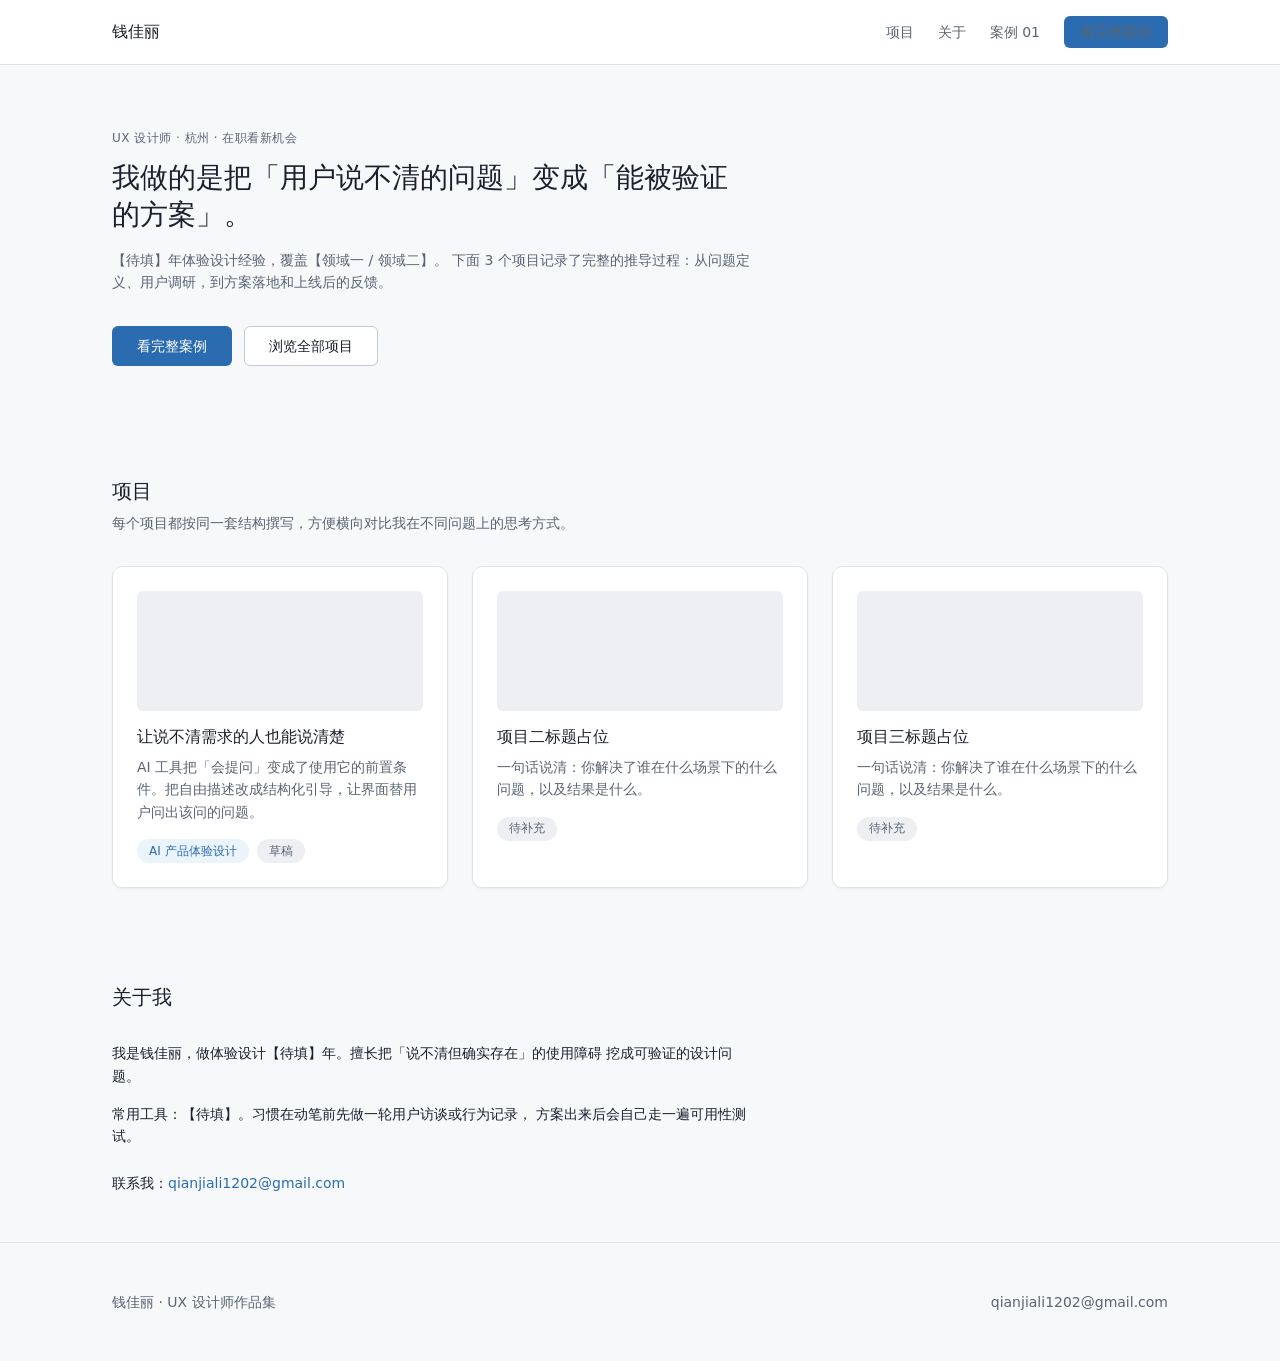
<file: index.html>
<!DOCTYPE html>
<html lang="zh-CN">
<head>
<meta charset="UTF-8">
<meta name="viewport" content="width=device-width, initial-scale=1">
<title>钱佳丽 · UX 设计师作品集</title>
<link rel="stylesheet" href="assets/style.css">
</head>
<body>

<header class="site-header">
  <div class="wrap">
    <span class="brand">钱佳丽</span>
    <nav class="nav">
      <a href="#work">项目</a>
      <a href="#about">关于</a>
      <a href="case-01.html">案例 01</a>
      <a class="btn btn-primary btn-sm" href="case-01.html">看完整案例</a>
    </nav>
  </div>
</header>

<main>

  <section class="hero">
    <div class="wrap">
      <p class="eyebrow">UX 设计师 · 杭州 · 在职看新机会</p>
      <h1>我做的是把「用户说不清的问题」变成「能被验证的方案」。</h1>
      <p class="lead">
        【待填】年体验设计经验，覆盖【领域一 / 领域二】。
        下面 3 个项目记录了完整的推导过程：从问题定义、用户调研，到方案落地和上线后的反馈。
      </p>
      <div class="hero-actions">
        <a class="btn btn-primary" href="case-01.html">看完整案例</a>
        <a class="btn btn-secondary" href="#work">浏览全部项目</a>
      </div>
    </div>
  </section>

  <section class="section" id="work">
    <div class="wrap">
      <div class="section-head">
        <h2>项目</h2>
        <p>每个项目都按同一套结构撰写，方便横向对比我在不同问题上的思考方式。</p>
      </div>

      <div class="grid">

        <a class="card" href="case-01.html">
          <div class="thumb"></div>
          <h3>让说不清需求的人也能说清楚</h3>
          <p class="desc">AI 工具把「会提问」变成了使用它的前置条件。把自由描述改成结构化引导，让界面替用户问出该问的问题。</p>
          <div class="card-meta">
            <span class="chip">AI 产品体验设计</span>
            <span class="chip chip-muted">草稿</span>
          </div>
        </a>

        <a class="card" href="#">
          <div class="thumb"></div>
          <h3>项目二标题占位</h3>
          <p class="desc">一句话说清：你解决了谁在什么场景下的什么问题，以及结果是什么。</p>
          <div class="card-meta">
            <span class="chip chip-muted">待补充</span>
          </div>
        </a>

        <a class="card" href="#">
          <div class="thumb"></div>
          <h3>项目三标题占位</h3>
          <p class="desc">一句话说清：你解决了谁在什么场景下的什么问题，以及结果是什么。</p>
          <div class="card-meta">
            <span class="chip chip-muted">待补充</span>
          </div>
        </a>

      </div>
    </div>
  </section>

  <section class="section" id="about">
    <div class="wrap">
      <div class="section-head">
        <h2>关于我</h2>
      </div>
      <div class="prose">
        <p>
          我是钱佳丽，做体验设计【待填】年。擅长把「说不清但确实存在」的使用障碍
          挖成可验证的设计问题。
        </p>
        <p style="margin-top: var(--space-4);">
          常用工具：【待填】。习惯在动笔前先做一轮用户访谈或行为记录，
          方案出来后会自己走一遍可用性测试。
        </p>
        <p style="margin-top: var(--space-5);">
          联系我：<a href="mailto:qianjiali1202@gmail.com">qianjiali1202@gmail.com</a>
        </p>
      </div>
    </div>
  </section>

</main>

<footer class="site-footer">
  <div class="wrap">
    <span>钱佳丽 · UX 设计师作品集</span>
    <span>qianjiali1202@gmail.com</span>
  </div>
</footer>

</body>
</html>
</file>
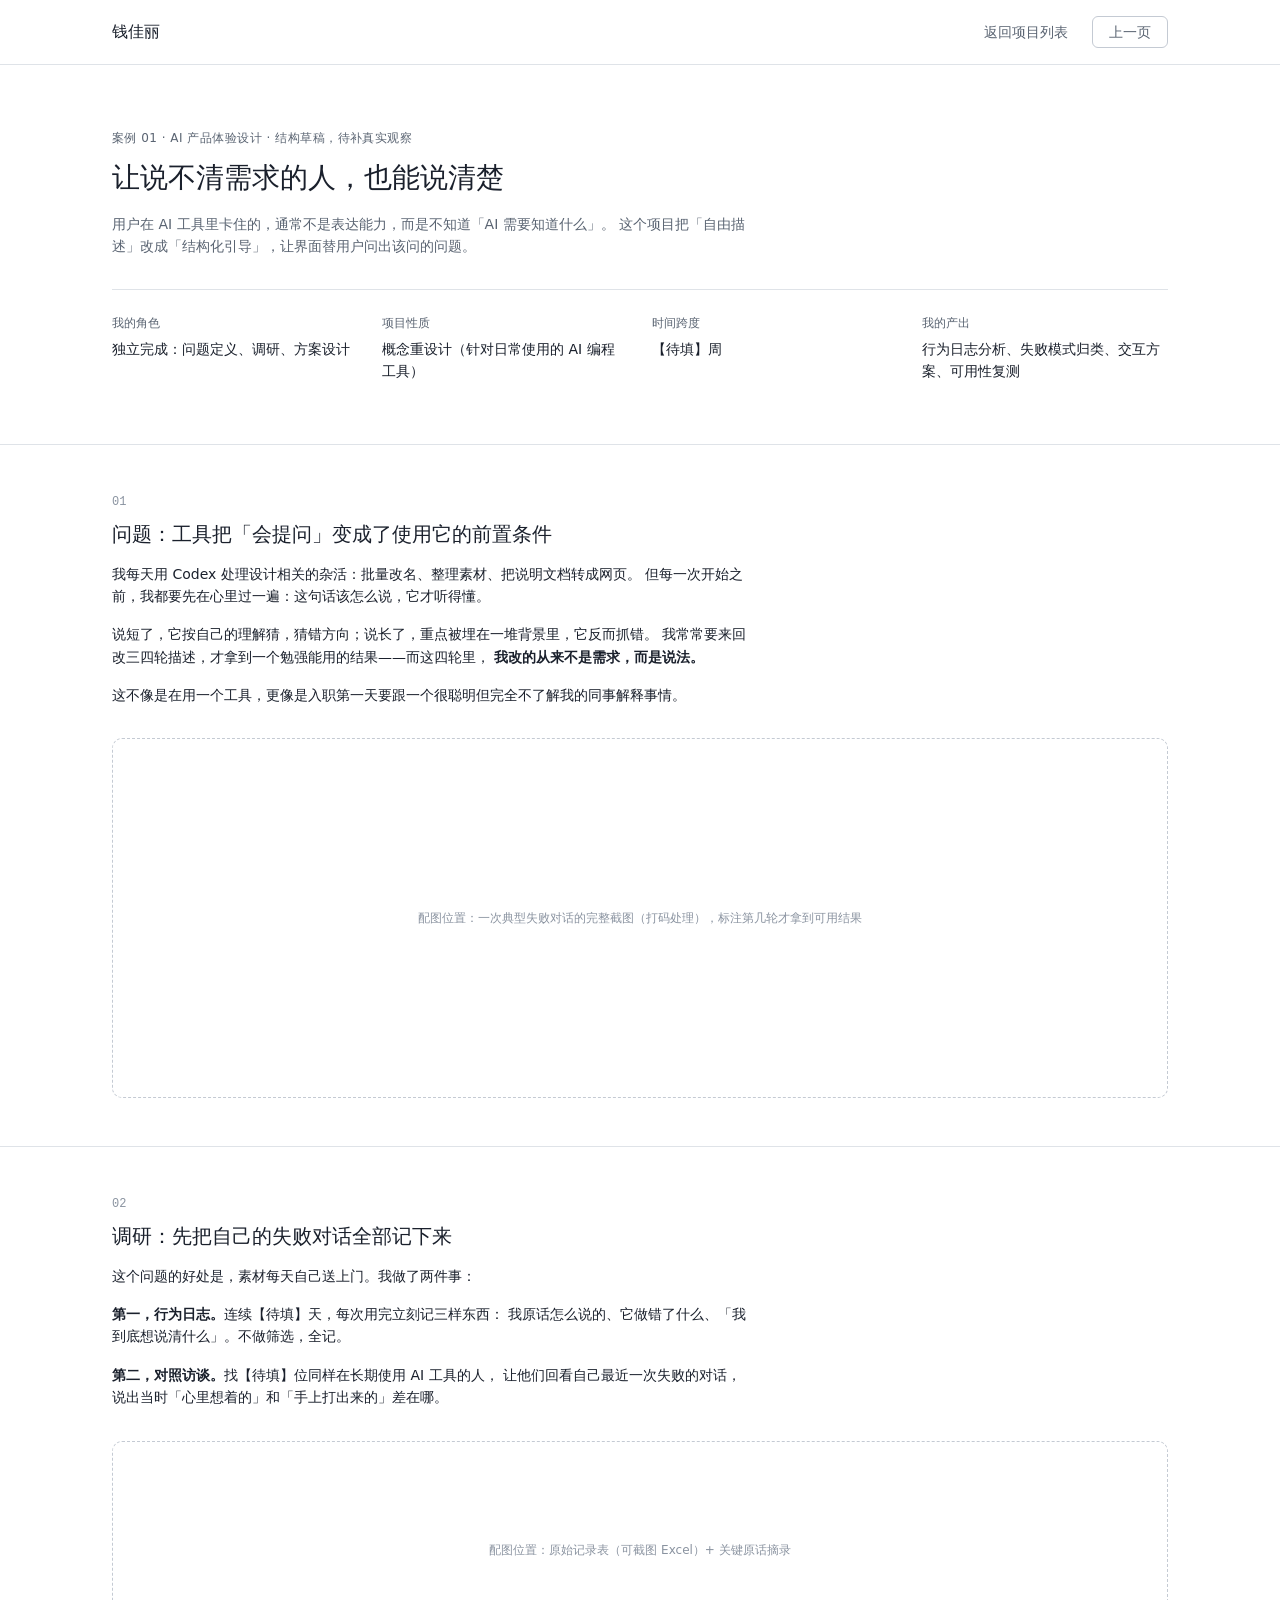
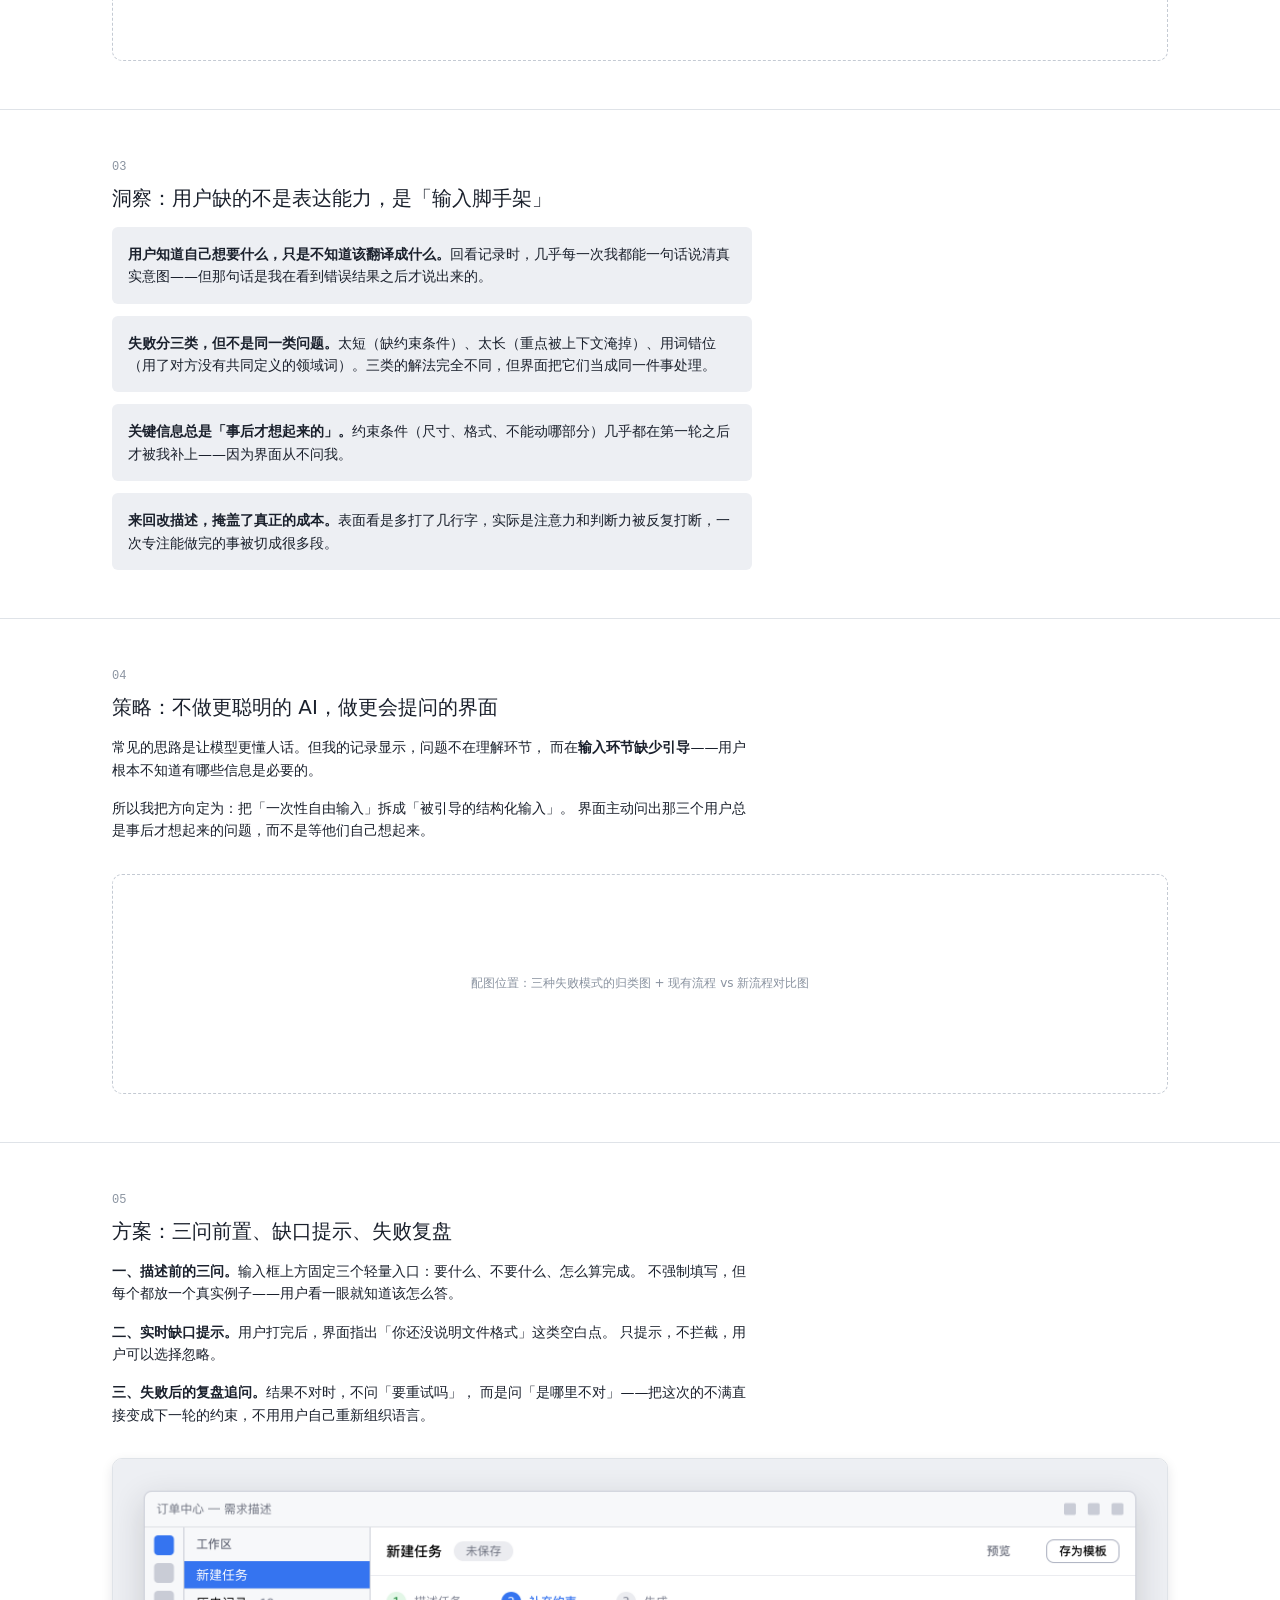
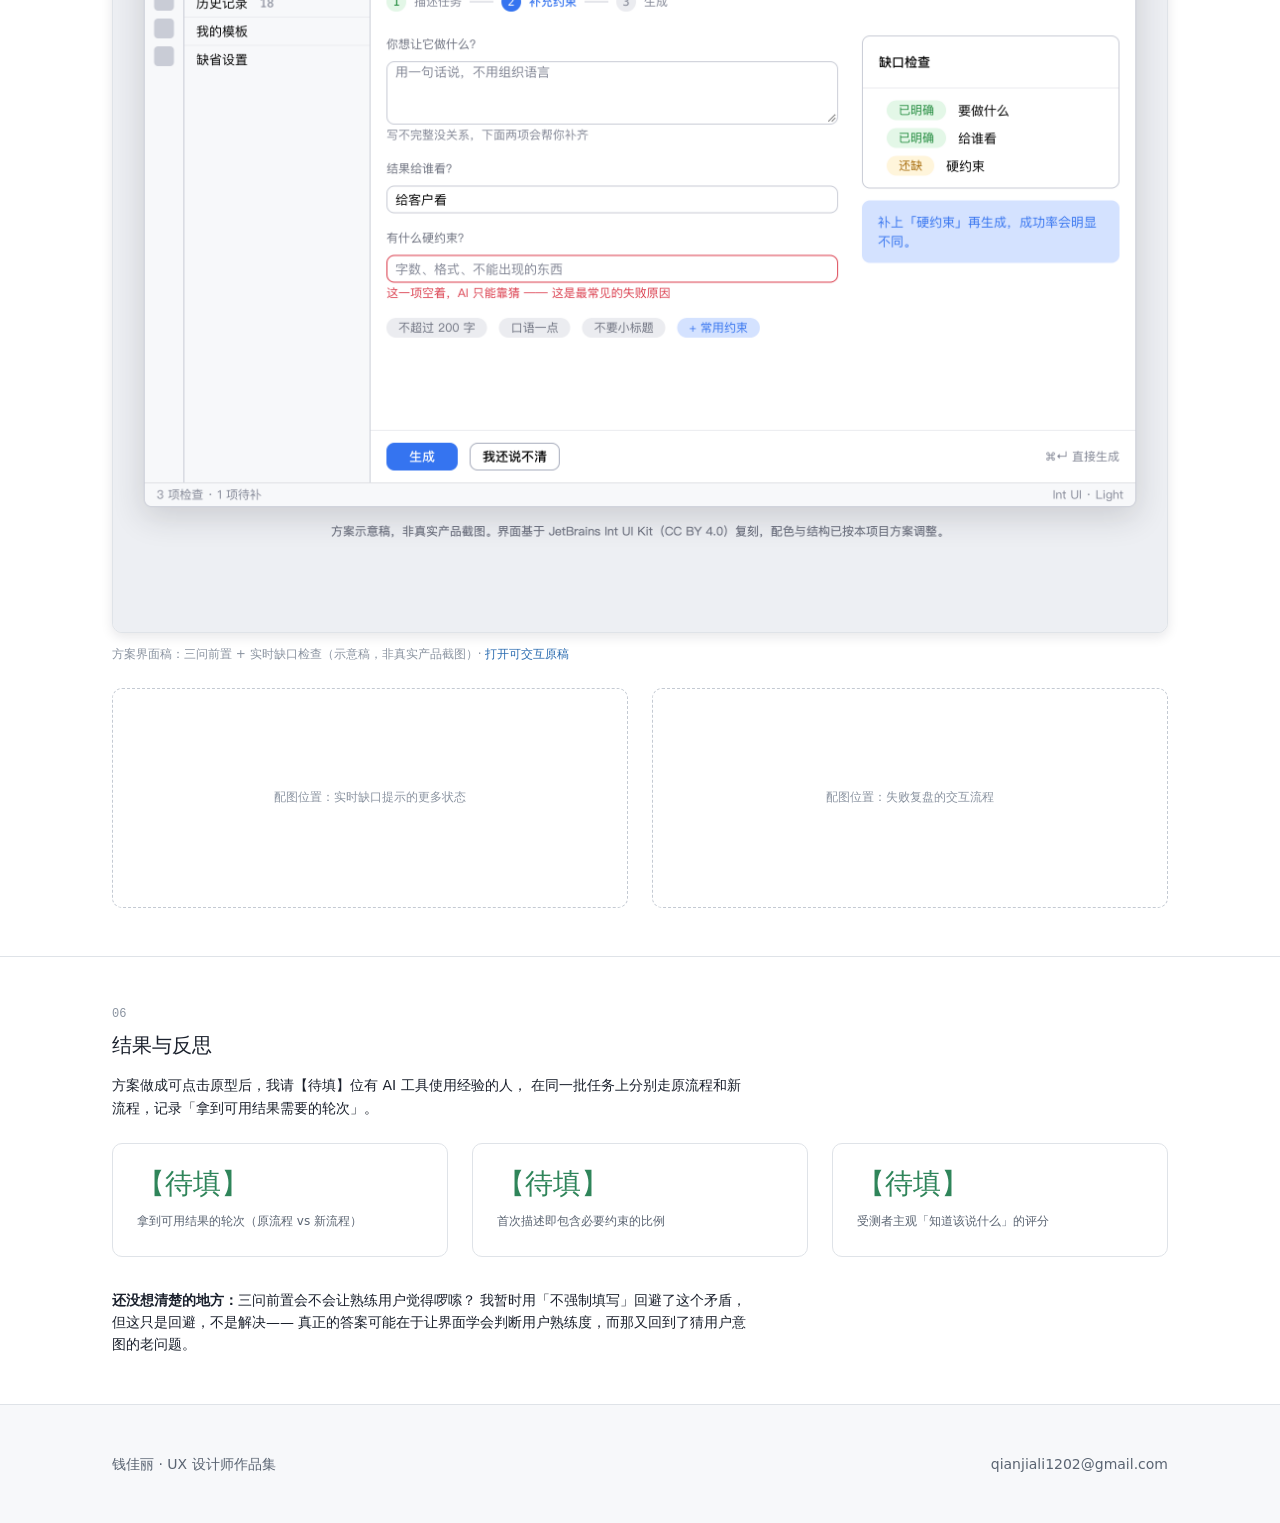
<file: case-01.html>
<!DOCTYPE html>
<html lang="zh-CN">
<head>
<meta charset="UTF-8">
<meta name="viewport" content="width=device-width, initial-scale=1">
<title>让说不清需求的人也能说清楚 · Codex 需求描述环节重设计 · 钱佳丽</title>
<link rel="stylesheet" href="assets/style.css">
</head>
<body>

<header class="site-header no-print">
  <div class="wrap">
    <a class="brand" href="index.html">钱佳丽</a>
    <nav class="nav">
      <a href="index.html#work">返回项目列表</a>
      <a class="btn btn-secondary btn-sm" href="index.html">上一页</a>
    </nav>
  </div>
</header>

<main class="case-body">

  <div class="case-header">
    <div class="wrap">
      <p class="eyebrow">案例 01 · AI 产品体验设计 · 结构草稿，待补真实观察</p>
      <h1>让说不清需求的人，也能说清楚</h1>
      <p class="lead">
        用户在 AI 工具里卡住的，通常不是表达能力，而是不知道「AI 需要知道什么」。
        这个项目把「自由描述」改成「结构化引导」，让界面替用户问出该问的问题。
      </p>

      <dl class="meta-table">
        <div><dt>我的角色</dt><dd>独立完成：问题定义、调研、方案设计</dd></div>
        <div><dt>项目性质</dt><dd>概念重设计（针对日常使用的 AI 编程工具）</dd></div>
        <div><dt>时间跨度</dt><dd>【待填】周</dd></div>
        <div><dt>我的产出</dt><dd>行为日志分析、失败模式归类、交互方案、可用性复测</dd></div>
      </dl>
    </div>
  </div>

  <section class="case-section">
    <div class="wrap">
      <p class="num">01</p>
      <h2>问题：工具把「会提问」变成了使用它的前置条件</h2>
      <div class="prose">
        <p>
          我每天用 Codex 处理设计相关的杂活：批量改名、整理素材、把说明文档转成网页。
          但每一次开始之前，我都要先在心里过一遍：这句话该怎么说，它才听得懂。
        </p>
        <p>
          说短了，它按自己的理解猜，猜错方向；说长了，重点被埋在一堆背景里，它反而抓错。
          我常常要来回改三四轮描述，才拿到一个勉强能用的结果——而这四轮里，
          <strong>我改的从来不是需求，而是说法。</strong>
        </p>
        <p>
          这不像是在用一个工具，更像是入职第一天要跟一个很聪明但完全不了解我的同事解释事情。
        </p>
      </div>
      <div class="placeholder placeholder-lg" style="margin-top: var(--space-6);">
        配图位置：一次典型失败对话的完整截图（打码处理），标注第几轮才拿到可用结果
      </div>
    </div>
  </section>

  <section class="case-section">
    <div class="wrap">
      <p class="num">02</p>
      <h2>调研：先把自己的失败对话全部记下来</h2>
      <div class="prose">
        <p>
          这个问题的好处是，素材每天自己送上门。我做了两件事：
        </p>
        <p>
          <strong>第一，行为日志。</strong>连续【待填】天，每次用完立刻记三样东西：
          我原话怎么说的、它做错了什么、「我到底想说清什么」。不做筛选，全记。
        </p>
        <p>
          <strong>第二，对照访谈。</strong>找【待填】位同样在长期使用 AI 工具的人，
          让他们回看自己最近一次失败的对话，说出当时「心里想着的」和「手上打出来的」差在哪。
        </p>
      </div>
      <div class="placeholder" style="margin-top: var(--space-6);">
        配图位置：原始记录表（可截图 Excel）+ 关键原话摘录
      </div>
    </div>
  </section>

  <section class="case-section">
    <div class="wrap">
      <p class="num">03</p>
      <h2>洞察：用户缺的不是表达能力，是「输入脚手架」</h2>
      <ul class="insight-list">
        <li><strong>用户知道自己想要什么，只是不知道该翻译成什么。</strong>回看记录时，几乎每一次我都能一句话说清真实意图——但那句话是我在看到错误结果之后才说出来的。</li>
        <li><strong>失败分三类，但不是同一类问题。</strong>太短（缺约束条件）、太长（重点被上下文淹掉）、用词错位（用了对方没有共同定义的领域词）。三类的解法完全不同，但界面把它们当成同一件事处理。</li>
        <li><strong>关键信息总是「事后才想起来的」。</strong>约束条件（尺寸、格式、不能动哪部分）几乎都在第一轮之后才被我补上——因为界面从不问我。</li>
        <li><strong>来回改描述，掩盖了真正的成本。</strong>表面看是多打了几行字，实际是注意力和判断力被反复打断，一次专注能做完的事被切成很多段。</li>
      </ul>
    </div>
  </section>

  <section class="case-section">
    <div class="wrap">
      <p class="num">04</p>
      <h2>策略：不做更聪明的 AI，做更会提问的界面</h2>
      <div class="prose">
        <p>
          常见的思路是让模型更懂人话。但我的记录显示，问题不在理解环节，
          而在<strong>输入环节缺少引导</strong>——用户根本不知道有哪些信息是必要的。
        </p>
        <p>
          所以我把方向定为：把「一次性自由输入」拆成「被引导的结构化输入」。
          界面主动问出那三个用户总是事后才想起来的问题，而不是等他们自己想起来。
        </p>
      </div>
      <div class="placeholder" style="margin-top: var(--space-6);">
        配图位置：三种失败模式的归类图 + 现有流程 vs 新流程对比图
      </div>
    </div>
  </section>

  <section class="case-section">
    <div class="wrap">
      <p class="num">05</p>
      <h2>方案：三问前置、缺口提示、失败复盘</h2>
      <div class="prose">
        <p>
          <strong>一、描述前的三问。</strong>输入框上方固定三个轻量入口：要什么、不要什么、怎么算完成。
          不强制填写，但每个都放一个真实例子——用户看一眼就知道该怎么答。
        </p>
        <p>
          <strong>二、实时缺口提示。</strong>用户打完后，界面指出「你还没说明文件格式」这类空白点。
          只提示，不拦截，用户可以选择忽略。
        </p>
        <p>
          <strong>三、失败后的复盘追问。</strong>结果不对时，不问「要重试吗」，
          而是问「是哪里不对」——把这次的不满直接变成下一轮的约束，不用用户自己重新组织语言。
        </p>
      </div>

      <figure class="figure">
        <img src="assets/screens/case-01-brief-panel.png"
             alt="方案界面稿：描述任务的三问前置与右侧缺口检查卡（IDE 风格示意）"
             loading="lazy">
        <figcaption>
          方案界面稿：三问前置 + 实时缺口检查（示意稿，非真实产品截图）·
          <a href="assets/screens/case-01-brief-panel.html" target="_blank">打开可交互原稿</a>
        </figcaption>
      </figure>

      <div class="grid" style="margin-top: var(--space-5); grid-template-columns: repeat(2, 1fr);">
        <div class="placeholder">配图位置：实时缺口提示的更多状态</div>
        <div class="placeholder">配图位置：失败复盘的交互流程</div>
      </div>
    </div>
  </section>

  <section class="case-section">
    <div class="wrap">
      <p class="num">06</p>
      <h2>结果与反思</h2>
      <div class="prose">
        <p>
          方案做成可点击原型后，我请【待填】位有 AI 工具使用经验的人，
          在同一批任务上分别走原流程和新流程，记录「拿到可用结果需要的轮次」。
        </p>
      </div>

      <div class="stat-row">
        <div class="stat">
          <div class="value">【待填】</div>
          <div class="label">拿到可用结果的轮次（原流程 vs 新流程）</div>
        </div>
        <div class="stat">
          <div class="value">【待填】</div>
          <div class="label">首次描述即包含必要约束的比例</div>
        </div>
        <div class="stat">
          <div class="value">【待填】</div>
          <div class="label">受测者主观「知道该说什么」的评分</div>
        </div>
      </div>

      <div class="prose" style="margin-top: var(--space-6);">
        <p>
          <strong>还没想清楚的地方：</strong>三问前置会不会让熟练用户觉得啰嗦？
          我暂时用「不强制填写」回避了这个矛盾，但这只是回避，不是解决——
          真正的答案可能在于让界面学会判断用户熟练度，而那又回到了猜用户意图的老问题。
        </p>
      </div>
    </div>
  </section>

</main>

<footer class="site-footer">
  <div class="wrap">
    <span>钱佳丽 · UX 设计师作品集</span>
    <span>qianjiali1202@gmail.com</span>
  </div>
</footer>

</body>
</html>
</file>
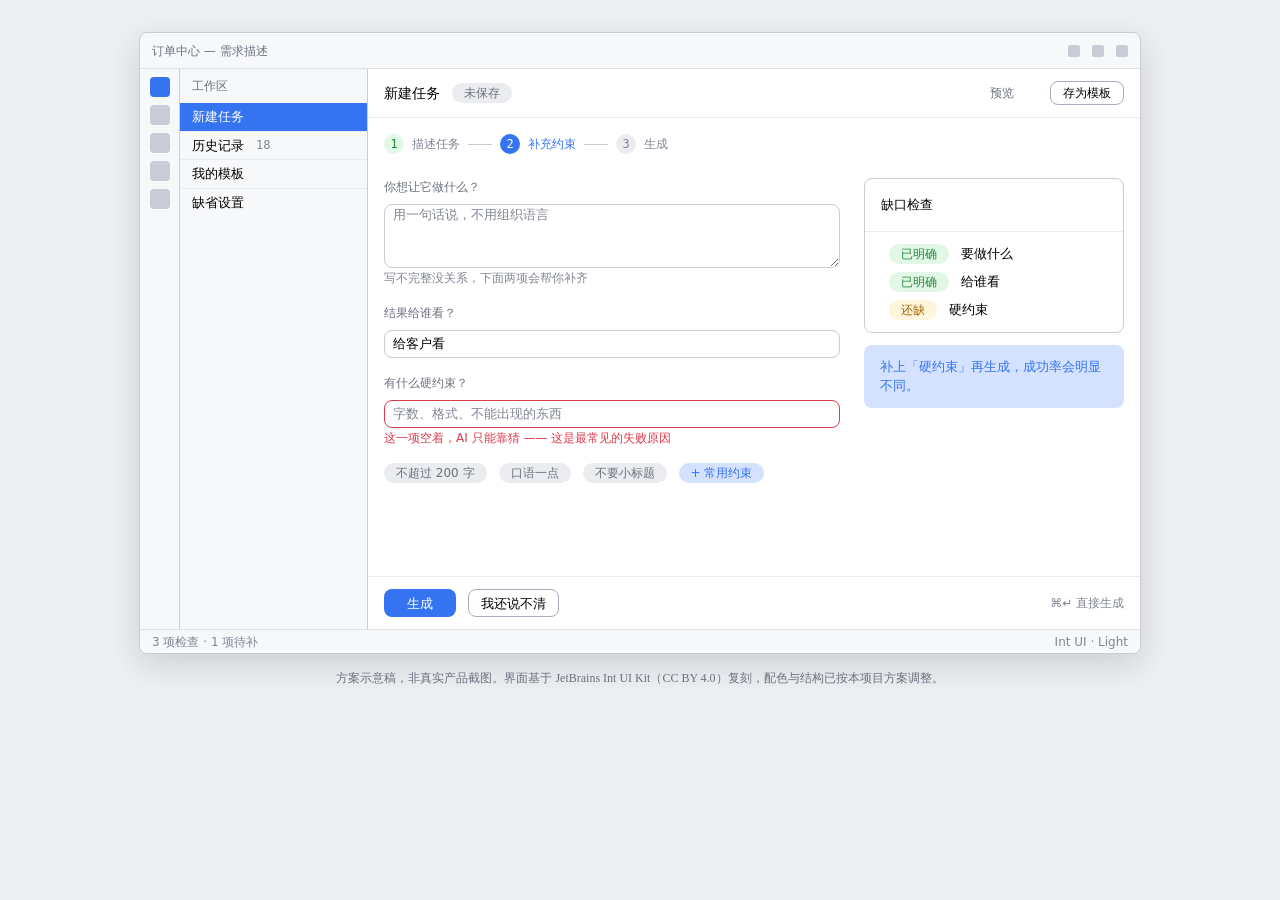
<file: assets/screens/case-01-brief-panel.html>
<!DOCTYPE html>
<html lang="zh-CN">
<head>
<meta charset="UTF-8">
<title>案例 01 · 需求描述面板（Int UI 风格界面稿）</title>
<!--
  界面复刻自 JetBrains Int UI Kit（CC BY 4.0）
  色值/尺寸取自 expUI_light.theme.json 与 JetBrains UI Guidelines
  本文件为「方案示意」，不是真实产品截图
-->
<style>/* ============================================================
   tokens.css —— 规范的唯一数值来源
   本文件是 references/tokens.md 的代码形态，两者必须一致。
   改数值：改 references/tokens.md，然后同步这里（或让我同步）。
   任何页面、组件都只允许引用这里的变量，禁止写死数值。
   ============================================================ */

:root {
  /* ---------- 1. 颜色 ---------- */
  --color-brand-primary: #2B6CB0;
  --color-brand-primary-hover: #24598F;
  --color-brand-subtle: #EBF3FB;
  --color-text-primary: #1A202C;
  --color-text-secondary: #5A6472;
  --color-text-tertiary: #8A93A0;
  --color-text-on-brand: #FFFFFF;
  --color-bg-page: #F7F8FA;
  --color-bg-surface: #FFFFFF;
  --color-bg-subtle: #EDEFF3;
  --color-border-default: #DFE3E8;
  --color-border-strong: #C4CAD3;
  --color-success: #2F855A;
  --color-success-subtle: #EAF6EF;
  --color-warning: #B7791F;
  --color-warning-subtle: #FDF6E7;
  --color-danger: #C53030;
  --color-danger-subtle: #FCECEC;

  /* ---------- 2. 字体与字号 ---------- */
  --font-family-base: "PingFang SC", "Hiragino Sans GB", "Microsoft YaHei", system-ui, sans-serif;
  --font-family-number: "SF Mono", "JetBrains Mono", monospace;
  --font-size-h1: 28px;
  --font-size-h2: 20px;
  --font-size-h3: 16px;
  --font-size-body: 14px;
  --font-size-caption: 12px;
  --line-height-tight: 1.3;
  --line-height-base: 1.6;
  --font-weight-regular: 400;
  --font-weight-medium: 500;

  /* ---------- 3. 间距（只有这 8 档） ---------- */
  --space-1: 4px;
  --space-2: 8px;
  --space-3: 12px;
  --space-4: 16px;
  --space-5: 24px;
  --space-6: 32px;
  --space-7: 48px;
  --space-8: 64px;

  /* ---------- 4. 圆角 ---------- */
  --radius-sm: 4px;
  --radius-md: 6px;
  --radius-lg: 10px;
  --radius-full: 999px;

  /* ---------- 5. 阴影（只有这 2 档） ---------- */
  --shadow-sm: 0 1px 2px rgba(16, 24, 40, 0.06);
  --shadow-md: 0 4px 12px rgba(16, 24, 40, 0.10);

  /* ---------- 6. 组件尺寸 ---------- */
  --height-control-lg: 40px;
  --height-control-md: 32px;
  --height-control-sm: 24px;
  --border-width: 1px;
  --content-max-width: 1120px;

  /* ---------- 7. 断点（媒体查询用，非变量） ----------
     窄屏 < 640px ｜ 中屏 640–1024px ｜ 宽屏 > 1024px
  ------------------------------------------------------- */
}
</style>
<style>/* ============================================================
   主题-int-ui.css —— JetBrains Int UI（新界面）配色主题
   ------------------------------------------------------------
   用途：给组件库换一层皮肤，让复刻出的界面看起来像 IntelliJ 平台的产品界面。
   用法：把内容包进 <div class="theme-intui ui-scope"> … </div>

   数值来源（全部为官方公开数据，非推测）：
   - 色值：intellij-community/platform/platform-resources/src/themes/expUI/expUI_light.theme.json
   - 尺寸：同一文件的 ui.* 键（Component.arc=8、Button.minimumSize=72,28、
           List.rowHeight=24、TabbedPane.tabHeight=40 等）
   - 字体：JetBrains UI Guidelines「Typography」——Inter，默认 13，
           H1 = 默认+5，H2 = 默认+3，Medium = 默认-1，段落行高 = 默认+3

   授权：Int UI Kit 采用 CC BY 4.0。
   复刻出的界面稿**必须标注**「界面基于 JetBrains Int UI Kit（CC BY 4.0）」。

   注意：本主题只重定义变量，不改任何组件结构。组件库无需知道自己在穿哪套皮肤。
   ============================================================ */

.theme-intui {
  /* ---------- 灰阶（官方 Gray1–Gray14） ---------- */
  /* Gray1 #000000  Gray2 #27282E  Gray3 #383A42  Gray4 #494B57  Gray5 #5A5D6B
     Gray6 #6C707E  Gray7 #818594  Gray8 #A8ADBD  Gray9 #C9CCD6  Gray10 #D3D5DB
     Gray11 #DFE1E5 Gray12 #EBECF0 Gray13 #F7F8FA Gray14 #FFFFFF */

  --color-brand-primary: #3574F0;          /* Blue4 · 官方强调色 */
  --color-brand-primary-hover: #3369D6;    /* Blue3 */
  --color-brand-subtle: #D4E2FF;           /* Blue11 · 聚焦底 / 选中浅底 */
  --color-text-primary: #000000;           /* Gray1 */
  --color-text-secondary: #6C707E;         /* Gray6 */
  --color-text-tertiary: #818594;          /* Gray7 */
  --color-text-on-brand: #FFFFFF;          /* Gray14 */
  --color-bg-page: #F7F8FA;                /* Gray13 · 面板底（ToolWindow/StatusBar 同值） */
  --color-bg-surface: #FFFFFF;             /* Gray14 · 内容区 / 输入框底 */
  --color-bg-subtle: #EBECF0;              /* Gray12 · 悬停底 / 标签底 */
  --color-border-default: #C9CCD6;         /* Gray9 · 组件描边 */
  --color-border-subtle: #EBECF0;          /* Gray12 · 分隔线（Table.gridColor 同值） */
  --color-border-strong: #A8ADBD;          /* Gray8 */
  --color-success: #208A3C;                /* Green4 */
  --color-success-subtle: #E3F7E7;         /* Green10 */
  --color-warning: #A46704;                /* Yellow1 */
  --color-warning-subtle: #FFF5DB;         /* Yellow9 */
  --color-danger: #DB3B4B;                 /* Red4 */
  --color-danger-subtle: #FFF2F3;          /* Red11 */

  /* ---------- 字体与字号（Inter · 默认 13） ---------- */
  --font-family-base: "Inter", -apple-system, "SF Pro Text", "PingFang SC", "Microsoft YaHei", system-ui, sans-serif;
  --font-family-number: "JetBrains Mono", "SF Mono", ui-monospace, monospace;
  --font-size-h1: 18px;                    /* 默认 + 5 */
  --font-size-h2: 16px;                    /* 默认 + 3 */
  --font-size-h3: 14px;
  --font-size-body: 13px;                  /* 默认 */
  --font-size-caption: 12px;               /* Medium = 默认 - 1 */
  --line-height-tight: 1.35;
  --line-height-base: 1.5;                 /* 段落 = 默认行高 + 3 */
  --font-weight-regular: 400;
  --font-weight-medium: 500;

  /* ---------- 间距（Int UI 同样是 4 的倍数） ---------- */
  --space-1: 4px;
  --space-2: 8px;
  --space-3: 12px;
  --space-4: 16px;
  --space-5: 24px;
  --space-6: 32px;
  --space-7: 48px;
  --space-8: 64px;

  /* ---------- 圆角（Component.arc = 8） ---------- */
  --radius-sm: 4px;
  --radius-md: 8px;
  --radius-lg: 8px;
  --radius-full: 999px;

  /* ---------- 阴影（Int UI 主要靠描边，不用阴影） ---------- */
  --shadow-sm: none;
  --shadow-md: 0 4px 12px rgba(39, 40, 46, 0.18);

  /* ---------- 控件尺寸（官方 minimumSize / rowHeight） ---------- */
  --height-control-lg: 28px;               /* Button 与 TextField 的标准高度 */
  --height-control-md: 24px;               /* List / Tree rowHeight */
  --height-control-sm: 20px;
  --border-width: 1px;
  --content-max-width: 1120px;

  /* ---------- Int UI 专用补充变量 ---------- */
  --intui-btn-min-width: 72px;             /* Button.minimumSize = 72,28 */
  --intui-row-height: 24px;                /* List.rowHeight / Tree.rowHeight */
  --intui-tab-height: 40px;                /* TabbedPane.tabHeight */
  --intui-tab-arc: 4px;                    /* TabbedPane.tabSelectionArc */
  --intui-underline-height: 4px;           /* EditorTabs.underlineHeight */
  --intui-selected-bg: #3574F0;            /* ToolWindow.Button.selectedBackground */
  --intui-selected-fg: #FFFFFF;
  --intui-gutter-fg: #818594;              /* 行号 / 次要标注 */
  --intui-code-fg: #000000;
  --intui-toolbar-bg: #F7F8FA;
  --intui-popup-border: #B9BDC9;           /* Popup.borderColor */
  --intui-onbanner-bg: #27282E;            /* GotItTooltip / Notification 深底 */
  --intui-onbanner-fg: #C9CCD6;
}

/* Int UI 的按钮有最小宽度，文字不会挤在一起 */
.theme-intui .ui-btn { min-width: var(--intui-btn-min-width); padding: 0 var(--space-3); }
.theme-intui .ui-btn--pill { min-width: 0; border-radius: var(--radius-full); }

/* Int UI 的列表行高固定 24，行内上下不加额外内边距 */
.theme-intui .ui-list__item { padding: var(--space-1) var(--space-3); min-height: var(--intui-row-height); }
.theme-intui .ui-table th,
.theme-intui .ui-table td { padding: var(--space-1) var(--space-3); height: var(--intui-row-height); }

/* 输入框底为白色，描边 #C9CCD6 */
.theme-intui .ui-input,
.theme-intui .ui-textarea,
.theme-intui .ui-select { padding: 0 var(--space-2); }

/* 顶栏与侧栏在 Int UI 里用面板色，不用白色 */
.theme-intui .ui-appbar { background: var(--intui-toolbar-bg); }
.theme-intui .ui-sidebar { background: var(--intui-toolbar-bg); }

/* 卡片在 Int UI 里是描边式，没有阴影 */
.theme-intui .ui-card { box-shadow: none; }

/* 选中项用实心强调色 */
.theme-intui .ui-list__item--active { background: var(--intui-selected-bg); color: var(--intui-selected-fg); }
.theme-intui .ui-list__item--active .ui-list__sub,
.theme-intui .ui-list__item--active .ui-list__meta { color: var(--color-brand-subtle); }
</style>
<style>/* ============================================================
   组件库.css —— 可复用的界面组件
   依赖：我的设计规范/assets/tokens.css（必须先加载）
   硬约束：所有色值/字号/间距/圆角/阴影只引用 token，禁止写死数值
   例外：仅在 token 未覆盖处使用「token + 透明度」派生值，并在注释中标注
   ============================================================ */

/* ---------- 基础 ---------- */
.ui-scope {
  font-family: var(--font-family-base);
  font-size: var(--font-size-body);
  line-height: var(--line-height-base);
  font-weight: var(--font-weight-regular);
  color: var(--color-text-primary);
  -webkit-font-smoothing: antialiased;
}
.ui-scope *, .ui-scope *::before, .ui-scope *::after { box-sizing: border-box; }
.ui-divider { height: var(--border-width); background: var(--color-border-default); border: 0; margin: var(--space-4) 0; }

/* ---------- 按钮 ---------- */
.ui-btn {
  display: inline-flex; align-items: center; justify-content: center;
  gap: var(--space-2);
  height: var(--height-control-lg);
  padding: 0 var(--space-5);
  border-radius: var(--radius-md);
  border: var(--border-width) solid transparent;
  font-family: inherit;
  font-size: var(--font-size-body);
  font-weight: var(--font-weight-medium);
  line-height: 1;
  cursor: pointer;
  background: transparent;
  color: var(--color-text-primary);
  white-space: nowrap;
}
.ui-btn:focus-visible { outline: none; box-shadow: 0 0 0 var(--space-1) var(--color-brand-subtle); }
.ui-btn--primary { background: var(--color-brand-primary); color: var(--color-text-on-brand); }
.ui-btn--primary:hover { background: var(--color-brand-primary-hover); }
.ui-btn--secondary { background: var(--color-bg-surface); color: var(--color-text-primary); border-color: var(--color-border-strong); }
.ui-btn--secondary:hover { border-color: var(--color-text-secondary); }
.ui-btn--ghost { background: transparent; color: var(--color-text-secondary); }
.ui-btn--ghost:hover { background: var(--color-bg-subtle); color: var(--color-text-primary); }
.ui-btn--danger { background: var(--color-danger); color: var(--color-text-on-brand); }
.ui-btn--danger-subtle { background: var(--color-danger-subtle); color: var(--color-danger); }
.ui-btn--sm { height: var(--height-control-md); padding: 0 var(--space-4); font-size: var(--font-size-caption); }
.ui-btn--lg { height: var(--height-control-lg); padding: 0 var(--space-6); }
.ui-btn[disabled] { background: var(--color-bg-subtle); color: var(--color-text-tertiary); border-color: transparent; cursor: not-allowed; }
.ui-btn--block { width: 100%; }

/* ---------- 表单 ---------- */
.ui-field { display: block; margin-bottom: var(--space-4); }
.ui-field__label { display: block; font-size: var(--font-size-caption); color: var(--color-text-secondary); margin-bottom: var(--space-2); }
.ui-field__hint { font-size: var(--font-size-caption); color: var(--color-text-tertiary); margin-top: var(--space-2); }
.ui-field__error { font-size: var(--font-size-caption); color: var(--color-danger); margin-top: var(--space-2); }

.ui-input, .ui-textarea, .ui-select {
  display: block; width: 100%;
  height: var(--height-control-lg);
  padding: 0 var(--space-3);
  border: var(--border-width) solid var(--color-border-default);
  border-radius: var(--radius-md);
  background: var(--color-bg-surface);
  color: var(--color-text-primary);
  font-family: inherit; font-size: var(--font-size-body);
}
.ui-input::placeholder, .ui-textarea::placeholder { color: var(--color-text-tertiary); }
.ui-input:hover, .ui-textarea:hover, .ui-select:hover { border-color: var(--color-border-strong); }
.ui-input:focus, .ui-textarea:focus, .ui-select:focus {
  outline: none; border-color: var(--color-brand-primary);
  box-shadow: 0 0 0 var(--space-1) var(--color-brand-subtle);
}
.ui-textarea { height: auto; min-height: var(--space-8); padding: var(--space-3); line-height: var(--line-height-base); resize: vertical; }
.ui-select { appearance: none; padding-right: var(--space-6); background-image: none; }
.ui-input--error, .ui-textarea--error { border-color: var(--color-danger); }

/* 复选 / 单选 */
.ui-check { display: flex; align-items: flex-start; gap: var(--space-2); margin-bottom: var(--space-3); cursor: pointer; }
.ui-check input { margin: var(--space-1) 0 0; accent-color: var(--color-brand-primary); width: var(--space-4); height: var(--space-4); flex: 0 0 auto; }
.ui-check__text { font-size: var(--font-size-body); }
.ui-check__desc { display: block; font-size: var(--font-size-caption); color: var(--color-text-secondary); margin-top: var(--space-1); }

/* 开关 */
.ui-switch { display: flex; align-items: center; gap: var(--space-3); cursor: pointer; }
.ui-switch input { position: absolute; opacity: 0; width: 0; height: 0; }
.ui-switch__track { width: calc(var(--height-control-sm) * 2); height: var(--height-control-sm); border-radius: var(--radius-full); background: var(--color-border-strong); position: relative; flex: 0 0 auto; }
.ui-switch__track::after {
  content: ""; position: absolute; top: var(--space-1); left: var(--space-1);
  width: calc(var(--height-control-sm) - var(--space-1) * 2);
  height: calc(var(--height-control-sm) - var(--space-1) * 2);
  border-radius: var(--radius-full); background: var(--color-bg-surface);
}
.ui-switch input:checked + .ui-switch__track { background: var(--color-brand-primary); }
.ui-switch input:checked + .ui-switch__track::after { left: auto; right: var(--space-1); }
.ui-switch input:focus-visible + .ui-switch__track { box-shadow: 0 0 0 var(--space-1) var(--color-brand-subtle); }
.ui-switch__label { font-size: var(--font-size-body); }

/* ---------- 标签 / 徽标 ---------- */
.ui-chip {
  display: inline-flex; align-items: center; gap: var(--space-1);
  height: var(--height-control-sm); padding: 0 var(--space-3);
  border-radius: var(--radius-full);
  font-size: var(--font-size-caption);
  background: var(--color-brand-subtle); color: var(--color-brand-primary);
  white-space: nowrap;
}
.ui-chip--muted { background: var(--color-bg-subtle); color: var(--color-text-secondary); }
.ui-chip--success { background: var(--color-success-subtle); color: var(--color-success); }
.ui-chip--warning { background: var(--color-warning-subtle); color: var(--color-warning); }
.ui-chip--danger { background: var(--color-danger-subtle); color: var(--color-danger); }
.ui-badge {
  display: inline-flex; align-items: center; justify-content: center;
  min-width: var(--space-4); height: var(--space-4); padding: 0 var(--space-1);
  border-radius: var(--radius-full);
  background: var(--color-danger); color: var(--color-text-on-brand);
  font-family: var(--font-family-number); font-size: var(--font-size-caption); line-height: 1;
}

/* ---------- 卡片 ---------- */
.ui-card {
  background: var(--color-bg-surface);
  border: var(--border-width) solid var(--color-border-default);
  border-radius: var(--radius-lg);
  box-shadow: var(--shadow-sm);
}
.ui-card--flat { box-shadow: none; }
.ui-card__head { padding: var(--space-4); border-bottom: var(--border-width) solid var(--color-border-subtle, var(--color-border-default)); font-weight: var(--font-weight-medium); }
.ui-card__body { padding: var(--space-4); }
.ui-card__foot { padding: var(--space-4); border-top: var(--border-width) solid var(--color-border-subtle, var(--color-border-default)); display: flex; gap: var(--space-3); justify-content: flex-end; }

/* ---------- 列表 ---------- */
.ui-list { list-style: none; margin: 0; padding: 0; }
.ui-list__item {
  display: flex; align-items: center; gap: var(--space-3);
  padding: var(--space-3) var(--space-4);
  border-bottom: var(--border-width) solid var(--color-border-subtle, var(--color-border-default));
  font-size: var(--font-size-body);
}
.ui-list__item:last-child { border-bottom: 0; }
.ui-list__item--active { background: var(--color-brand-subtle); color: var(--color-brand-primary); }
.ui-list__item--clickable { cursor: pointer; }
.ui-list__item--clickable:hover { background: var(--color-bg-subtle); }
.ui-list__main { flex: 1; min-width: 0; }
.ui-list__title { font-weight: var(--font-weight-medium); }
.ui-list__sub { font-size: var(--font-size-caption); color: var(--color-text-secondary); margin-top: var(--space-1); }
.ui-list__meta { font-size: var(--font-size-caption); color: var(--color-text-tertiary); font-family: var(--font-family-number); }

/* ---------- 表格 ---------- */
.ui-table { width: 100%; border-collapse: collapse; font-size: var(--font-size-body); }
.ui-table th, .ui-table td { padding: var(--space-3) var(--space-4); text-align: left; border-bottom: var(--border-width) solid var(--color-border-subtle, var(--color-border-default)); }
.ui-table th { font-size: var(--font-size-caption); font-weight: var(--font-weight-medium); color: var(--color-text-secondary); background: var(--color-bg-subtle); }
.ui-table tbody tr:hover { background: var(--color-bg-page); }
.ui-table .num { font-family: var(--font-family-number); text-align: right; }

/* ---------- 应用外壳 ---------- */
.ui-app { display: flex; flex-direction: column; background: var(--color-bg-page); border-radius: var(--radius-lg); overflow: hidden; border: var(--border-width) solid var(--color-border-default); }
.ui-appbar {
  display: flex; align-items: center; gap: var(--space-4);
  height: calc(var(--space-8) - var(--space-2));
  padding: 0 var(--space-4);
  background: var(--color-bg-surface);
  border-bottom: var(--border-width) solid var(--color-border-subtle, var(--color-border-default));
  flex: 0 0 auto;
}
.ui-appbar__title { font-size: var(--font-size-h3); font-weight: var(--font-weight-medium); }
.ui-appbar__spacer { flex: 1; }
.ui-app-shell { display: flex; min-height: 0; flex: 1; }
.ui-sidebar {
  width: calc(var(--space-8) * 3);
  flex: 0 0 auto;
  background: var(--color-bg-surface);
  border-right: var(--border-width) solid var(--color-border-default);
  padding: var(--space-3) 0;
}
.ui-sidebar .ui-list__item { border-bottom: 0; border-radius: var(--radius-md); margin: 0 var(--space-2); padding: var(--space-2) var(--space-3); }
.ui-main { flex: 1; min-width: 0; padding: var(--space-5); }

/* ---------- 标签页 ---------- */
.ui-tabs { display: flex; gap: var(--space-5); border-bottom: var(--border-width) solid var(--color-border-subtle, var(--color-border-default)); }
.ui-tabs__item {
  padding: var(--space-3) 0; font-size: var(--font-size-body);
  color: var(--color-text-secondary); cursor: pointer;
  border-bottom: var(--border-width) solid transparent;
  margin-bottom: calc(var(--border-width) * -1);
  background: none; border-left: 0; border-right: 0; border-top: 0; font-family: inherit;
}
.ui-tabs__item--active { color: var(--color-brand-primary); border-bottom-color: var(--color-brand-primary); font-weight: var(--font-weight-medium); }

/* ---------- 提示条 ---------- */
.ui-alert { display: flex; gap: var(--space-3); padding: var(--space-3) var(--space-4); border-radius: var(--radius-md); font-size: var(--font-size-body); }
.ui-alert--info { background: var(--color-brand-subtle); color: var(--color-brand-primary); }
.ui-alert--success { background: var(--color-success-subtle); color: var(--color-success); }
.ui-alert--warning { background: var(--color-warning-subtle); color: var(--color-warning); }
.ui-alert--danger { background: var(--color-danger-subtle); color: var(--color-danger); }
.ui-alert__title { font-weight: var(--font-weight-medium); }

/* ---------- 步骤条 ---------- */
.ui-steps { display: flex; align-items: center; gap: var(--space-2); }
.ui-steps__item { display: flex; align-items: center; gap: var(--space-2); font-size: var(--font-size-caption); color: var(--color-text-tertiary); }
.ui-steps__dot {
  width: var(--height-control-sm); height: var(--height-control-sm); border-radius: var(--radius-full);
  display: inline-flex; align-items: center; justify-content: center;
  background: var(--color-bg-subtle); color: var(--color-text-tertiary);
  font-family: var(--font-family-number); font-size: var(--font-size-caption); flex: 0 0 auto;
}
.ui-steps__item--done .ui-steps__dot { background: var(--color-success-subtle); color: var(--color-success); }
.ui-steps__item--active .ui-steps__dot { background: var(--color-brand-primary); color: var(--color-text-on-brand); }
.ui-steps__item--active { color: var(--color-brand-primary); font-weight: var(--font-weight-medium); }
.ui-steps__line { width: var(--space-5); height: var(--border-width); background: var(--color-border-default); }

/* ---------- 弹窗 ---------- */
.ui-modal-overlay {
  position: absolute; inset: 0;
  background: rgba(26, 32, 44, 0.45); /* 派生自 --color-text-primary (#1A202C) + 透明度 */
  display: flex; align-items: center; justify-content: center; padding: var(--space-5);
}
.ui-modal {
  width: 100%; max-width: calc(var(--space-8) * 7);
  background: var(--color-bg-surface);
  border-radius: var(--radius-lg);
  box-shadow: var(--shadow-md);
  overflow: hidden;
}
.ui-modal__head { padding: var(--space-4) var(--space-5); border-bottom: var(--border-width) solid var(--color-border-subtle, var(--color-border-default)); font-size: var(--font-size-h3); font-weight: var(--font-weight-medium); }
.ui-modal__body { padding: var(--space-5); }
.ui-modal__foot { padding: var(--space-4) var(--space-5); border-top: var(--border-width) solid var(--color-border-subtle, var(--color-border-default)); display: flex; gap: var(--space-3); justify-content: flex-end; }

/* ---------- 空状态 ---------- */
.ui-empty { text-align: center; padding: var(--space-7) var(--space-5); color: var(--color-text-secondary); }
.ui-empty__box {
  width: var(--space-8); height: var(--space-8); margin: 0 auto var(--space-4);
  border: var(--border-width) dashed var(--color-border-strong); border-radius: var(--radius-lg);
  background: var(--color-bg-subtle);
}
.ui-empty__title { font-size: var(--font-size-h3); color: var(--color-text-primary); margin-bottom: var(--space-2); }
.ui-empty__desc { font-size: var(--font-size-caption); }

/* ---------- 头像 ---------- */
.ui-avatar {
  width: var(--height-control-md); height: var(--height-control-md); border-radius: var(--radius-full);
  background: var(--color-brand-subtle); color: var(--color-brand-primary);
  display: inline-flex; align-items: center; justify-content: center;
  font-size: var(--font-size-caption); font-weight: var(--font-weight-medium); flex: 0 0 auto;
}

/* ---------- 工具条 ---------- */
.ui-toolbar { display: flex; align-items: center; gap: var(--space-3); padding: var(--space-3) var(--space-4); background: var(--color-bg-surface); border-bottom: var(--border-width) solid var(--color-border-subtle, var(--color-border-default)); }
.ui-toolbar__spacer { flex: 1; }

/* ---------- 进度 ---------- */
.ui-progress { height: var(--space-2); border-radius: var(--radius-full); background: var(--color-bg-subtle); overflow: hidden; }
.ui-progress__bar { height: 100%; background: var(--color-brand-primary); border-radius: var(--radius-full); }

/* ---------- 键位 ---------- */
.ui-kbd {
  display: inline-flex; align-items: center; justify-content: center;
  min-width: var(--height-control-sm); height: var(--height-control-sm); padding: 0 var(--space-2);
  border: var(--border-width) solid var(--color-border-default);
  border-bottom-color: var(--color-border-strong);
  border-radius: var(--radius-sm);
  background: var(--color-bg-surface);
  font-family: var(--font-family-number); font-size: var(--font-size-caption);
  color: var(--color-text-secondary);
}

/* ---------- 布局工具（只用 token 档位） ---------- */
.ui-row { display: flex; align-items: center; gap: var(--space-3); }
.ui-row--between { justify-content: space-between; }
.ui-row--wrap { flex-wrap: wrap; }
.ui-col { display: flex; flex-direction: column; gap: var(--space-3); }
.ui-stack-4 > * + * { margin-top: var(--space-4); }
.ui-stack-5 > * + * { margin-top: var(--space-5); }
.ui-grid-2 { display: grid; grid-template-columns: repeat(2, 1fr); gap: var(--space-4); }
.ui-grid-3 { display: grid; grid-template-columns: repeat(3, 1fr); gap: var(--space-4); }
.ui-prose { max-width: calc(var(--space-8) * 10); }
.ui-muted { color: var(--color-text-secondary); }
.ui-tertiary { color: var(--color-text-tertiary); }
.ui-num { font-family: var(--font-family-number); }
</style>
<style>
  body { margin: 0; background: #EDEFF3; }
  .stage { padding: var(--space-6); display: flex; flex-direction: column; align-items: center; gap: var(--space-4); }

  /* 下面这些是「截图外壳」，只服务于把界面框起来，不属于组件库 */
  .ide {
    width: 1000px; max-width: 100%; height: 620px;
    display: flex; flex-direction: column;
    background: #F7F8FA;
    border: 1px solid #C9CCD6; border-radius: 8px; overflow: hidden;
    box-shadow: 0 10px 32px rgba(39, 40, 46, 0.16);
  }
  .ide-titlebar {
    height: 36px; flex: 0 0 auto; display: flex; align-items: center; gap: var(--space-3);
    padding: 0 var(--space-3); border-bottom: 1px solid #DFE1E5;
  }
  .ide-titlebar__name { font-size: 12px; color: #6C707E; }
  .ide-titlebar__spacer { flex: 1; }
  .ide-titlebar__btn { width: 12px; height: 12px; border-radius: 2px; background: #C9CCD6; }
  .ide-body { flex: 1; display: flex; min-height: 0; }
  .ide-stripe {
    width: 40px; flex: 0 0 auto; padding: var(--space-2) 0;
    display: flex; flex-direction: column; align-items: center; gap: var(--space-2);
    border-right: 1px solid #C9CCD6; background: #F7F8FA;
  }
  .ide-stripe i { width: 20px; height: 20px; border-radius: 4px; background: #C9CCD6; display: block; }
  .ide-stripe i.on { background: #3574F0; }
  .ide-side { width: 188px; flex: 0 0 auto; border-right: 1px solid #C9CCD6; background: #F7F8FA; padding: var(--space-2) 0; }
  .ide-side h4 { font-size: 12px; font-weight: var(--font-weight-medium); color: #6C707E; margin: 0 0 var(--space-2); padding: 0 var(--space-3); }
  .ide-main { flex: 1; min-width: 0; background: #FFFFFF; display: flex; flex-direction: column; }
  .ide-content { flex: 1; overflow: auto; padding: var(--space-4); }
  .ide-statusbar {
    height: 24px; flex: 0 0 auto; display: flex; align-items: center; gap: var(--space-4);
    padding: 0 var(--space-3); background: #F7F8FA; border-top: 1px solid #DFE1E5;
    font-size: 12px; color: #818594;
  }
  .ide-statusbar__spacer { flex: 1; }

  .panel-title { font-size: var(--font-size-h3); font-weight: var(--font-weight-medium); }
  .divider-v { width: 1px; align-self: stretch; background: #DFE1E5; }

  .credit {
    font-size: 12px; color: #6C707E; text-align: center; max-width: 720px; margin: 0;
  }
</style>
</head>
<body>

<div class="stage">
  <div class="ide theme-intui ui-scope" style="font-size:13px">

    <div class="ide-titlebar">
      <span class="ide-titlebar__name">订单中心 — 需求描述</span>
      <span class="ide-titlebar__spacer"></span>
      <span class="ide-titlebar__btn"></span>
      <span class="ide-titlebar__btn"></span>
      <span class="ide-titlebar__btn"></span>
    </div>

    <div class="ide-body">

      <div class="ide-stripe">
        <i class="on"></i><i></i><i></i><i></i><i></i>
      </div>

      <div class="ide-side">
        <h4>工作区</h4>
        <ul class="ui-list">
          <li class="ui-list__item ui-list__item--active">新建任务</li>
          <li class="ui-list__item ui-list__item--clickable">历史记录 <span class="ui-list__meta">18</span></li>
          <li class="ui-list__item ui-list__item--clickable">我的模板</li>
          <li class="ui-list__item ui-list__item--clickable">缺省设置</li>
        </ul>
      </div>

      <div class="ide-main">

        <div class="ui-toolbar">
          <span class="panel-title">新建任务</span>
          <span class="ui-chip ui-chip--muted">未保存</span>
          <span class="ui-toolbar__spacer"></span>
          <button class="ui-btn ui-btn--ghost ui-btn--sm">预览</button>
          <button class="ui-btn ui-btn--secondary ui-btn--sm">存为模板</button>
        </div>

        <div class="ide-content">

          <div class="ui-steps" style="margin-bottom:var(--space-5)">
            <span class="ui-steps__item ui-steps__item--done"><span class="ui-steps__dot">1</span>描述任务</span>
            <span class="ui-steps__line"></span>
            <span class="ui-steps__item ui-steps__item--active"><span class="ui-steps__dot">2</span>补充约束</span>
            <span class="ui-steps__line"></span>
            <span class="ui-steps__item"><span class="ui-steps__dot">3</span>生成</span>
          </div>

          <div style="display:grid;grid-template-columns:1fr 260px;gap:var(--space-5)">

            <div>
              <label class="ui-field">
                <span class="ui-field__label">你想让它做什么？</span>
                <textarea class="ui-textarea" style="min-height:64px" placeholder="用一句话说，不用组织语言"></textarea>
                <span class="ui-field__hint">写不完整没关系，下面两项会帮你补齐</span>
              </label>

              <label class="ui-field">
                <span class="ui-field__label">结果给谁看？</span>
                <input class="ui-input" value="给客户看" style="width:100%">
              </label>

              <label class="ui-field">
                <span class="ui-field__label">有什么硬约束？</span>
                <input class="ui-input ui-input--error" placeholder="字数、格式、不能出现的东西">
                <span class="ui-field__error">这一项空着，AI 只能靠猜 —— 这是最常见的失败原因</span>
              </label>

              <div class="ui-row ui-row--wrap" style="margin-bottom:var(--space-5)">
                <span class="ui-chip ui-chip--muted">不超过 200 字</span>
                <span class="ui-chip ui-chip--muted">口语一点</span>
                <span class="ui-chip ui-chip--muted">不要小标题</span>
                <span class="ui-chip">+ 常用约束</span>
              </div>
            </div>

            <div>
              <div class="ui-card">
                <div class="ui-card__head">缺口检查</div>
                <div class="ui-card__body" style="padding:var(--space-2) var(--space-3)">
                  <ul class="ui-list">
                    <li class="ui-list__item" style="border-bottom:0">
                      <span class="ui-chip ui-chip--success">已明确</span>
                      <span class="ui-list__main">要做什么</span>
                    </li>
                    <li class="ui-list__item" style="border-bottom:0">
                      <span class="ui-chip ui-chip--success">已明确</span>
                      <span class="ui-list__main">给谁看</span>
                    </li>
                    <li class="ui-list__item" style="border-bottom:0">
                      <span class="ui-chip ui-chip--warning">还缺</span>
                      <span class="ui-list__main">硬约束</span>
                    </li>
                  </ul>
                </div>
              </div>

              <div class="ui-alert ui-alert--info" style="margin-top:var(--space-3)">
                <span>补上「硬约束」再生成，成功率会明显不同。</span>
              </div>
            </div>

          </div>

        </div>

        <div class="ui-row" style="padding:var(--space-3) var(--space-4);border-top:1px solid #EBECF0">
          <button class="ui-btn ui-btn--primary">生成</button>
          <button class="ui-btn ui-btn--secondary">我还说不清</button>
          <span class="ui-toolbar__spacer"></span>
          <span style="font-size:12px;color:#818594">⌘↵ 直接生成</span>
        </div>

      </div>
    </div>

    <div class="ide-statusbar">
      <span>3 项检查 · 1 项待补</span>
      <span class="ide-statusbar__spacer"></span>
      <span>Int UI · Light</span>
    </div>

  </div>

  <p class="credit">方案示意稿，非真实产品截图。界面基于 JetBrains Int UI Kit（CC BY 4.0）复刻，配色与结构已按本项目方案调整。</p>
</div>

</body>
</html>
</file>
<file: assets/style.css>
/* ============================================================
   作品集 · 全局样式
   所有数值均来自《我的设计规范》references/tokens.md
   不允许出现 token 之外的颜色 / 字号 / 间距
   ============================================================ */

:root {
  --color-brand-primary: #2B6CB0;
  --color-brand-primary-hover: #24598F;
  --color-brand-subtle: #EBF3FB;
  --color-text-primary: #1A202C;
  --color-text-secondary: #5A6472;
  --color-text-tertiary: #8A93A0;
  --color-text-on-brand: #FFFFFF;
  --color-bg-page: #F7F8FA;
  --color-bg-surface: #FFFFFF;
  --color-bg-subtle: #EDEFF3;
  --color-border-default: #DFE3E8;
  --color-border-strong: #C4CAD3;
  --color-success: #2F855A;
  --color-warning: #B7791F;
  --color-danger: #C53030;

  --font-family-base: "PingFang SC", "Hiragino Sans GB", "Microsoft YaHei", system-ui, sans-serif;
  --font-family-number: "SF Mono", "JetBrains Mono", monospace;
  --font-size-h1: 28px;
  --font-size-h2: 20px;
  --font-size-h3: 16px;
  --font-size-body: 14px;
  --font-size-caption: 12px;
  --line-height-tight: 1.3;
  --line-height-base: 1.6;
  --font-weight-regular: 400;
  --font-weight-medium: 500;

  --space-1: 4px;
  --space-2: 8px;
  --space-3: 12px;
  --space-4: 16px;
  --space-5: 24px;
  --space-6: 32px;
  --space-7: 48px;
  --space-8: 64px;

  --radius-sm: 4px;
  --radius-md: 6px;
  --radius-lg: 10px;
  --radius-full: 999px;
  --shadow-sm: 0 1px 2px rgba(16, 24, 40, 0.06);
  --shadow-md: 0 4px 12px rgba(16, 24, 40, 0.10);

  --height-control-lg: 40px;
  --height-control-md: 32px;
  --height-control-sm: 24px;
  --border-width: 1px;
  --content-max-width: 1120px;
}

* { box-sizing: border-box; }

html { scroll-behavior: smooth; }

body {
  margin: 0;
  background: var(--color-bg-page);
  color: var(--color-text-primary);
  font-family: var(--font-family-base);
  font-size: var(--font-size-body);
  line-height: var(--line-height-base);
  font-weight: var(--font-weight-regular);
  -webkit-font-smoothing: antialiased;
}

h1, h2, h3 { font-weight: var(--font-weight-medium); line-height: var(--line-height-tight); margin: 0; }
h1 { font-size: var(--font-size-h1); }
h2 { font-size: var(--font-size-h2); }
h3 { font-size: var(--font-size-h3); }
p { margin: 0; }
a { color: var(--color-brand-primary); text-decoration: none; }
a:hover { color: var(--color-brand-primary-hover); }

.wrap {
  max-width: var(--content-max-width);
  margin: 0 auto;
  padding: 0 var(--space-6);
}

.prose { max-width: 640px; }

/* ---------- 顶部导航 ---------- */
.site-header {
  position: sticky;
  top: 0;
  z-index: 10;
  background: var(--color-bg-surface);
  border-bottom: var(--border-width) solid var(--color-border-default);
}
.site-header .wrap {
  display: flex;
  align-items: center;
  justify-content: space-between;
  height: var(--space-8);
}
.brand { font-size: var(--font-size-h3); font-weight: var(--font-weight-medium); color: var(--color-text-primary); }
.nav { display: flex; align-items: center; gap: var(--space-5); }
.nav a { font-size: var(--font-size-body); color: var(--color-text-secondary); }
.nav a:hover { color: var(--color-text-primary); }

/* ---------- 按钮 ---------- */
.btn {
  display: inline-flex;
  align-items: center;
  height: var(--height-control-lg);
  padding: 0 var(--space-5);
  border-radius: var(--radius-md);
  font-size: var(--font-size-body);
  font-weight: var(--font-weight-medium);
  border: var(--border-width) solid transparent;
  cursor: pointer;
}
.btn-primary { background: var(--color-brand-primary); color: var(--color-text-on-brand); }
.btn-primary:hover { background: var(--color-brand-primary-hover); color: var(--color-text-on-brand); }
.btn-secondary {
  background: var(--color-bg-surface);
  color: var(--color-text-primary);
  border-color: var(--color-border-strong);
}
.btn-secondary:hover { color: var(--color-text-primary); border-color: var(--color-text-secondary); }
.btn-sm { height: var(--height-control-md); padding: 0 var(--space-4); }

/* ---------- 封面 ---------- */
.hero { padding: var(--space-8) 0; }
.eyebrow {
  font-size: var(--font-size-caption);
  color: var(--color-text-secondary);
  letter-spacing: .04em;
  margin-bottom: var(--space-3);
}
.hero h1 { max-width: 640px; margin-bottom: var(--space-4); }
.hero .lead { max-width: 640px; color: var(--color-text-secondary); margin-bottom: var(--space-6); }
.hero-actions { display: flex; gap: var(--space-3); flex-wrap: wrap; }

/* ---------- 区块 ---------- */
.section { padding: var(--space-7) 0; }
.section-head { margin-bottom: var(--space-6); }
.section-head h2 { margin-bottom: var(--space-2); }
.section-head p { color: var(--color-text-secondary); max-width: 640px; }

/* ---------- 卡片 ---------- */
.grid { display: grid; grid-template-columns: repeat(3, 1fr); gap: var(--space-5); }
.card {
  display: block;
  background: var(--color-bg-surface);
  border: var(--border-width) solid var(--color-border-default);
  border-radius: var(--radius-lg);
  box-shadow: var(--shadow-sm);
  padding: var(--space-5);
  color: var(--color-text-primary);
}
.card:hover { box-shadow: var(--shadow-md); border-color: var(--color-border-strong); color: var(--color-text-primary); }
.card h3 { margin-bottom: var(--space-2); }
.card .desc { color: var(--color-text-secondary); margin-bottom: var(--space-4); }
.card .thumb {
  height: 120px;
  border-radius: var(--radius-md);
  background: var(--color-bg-subtle);
  margin-bottom: var(--space-4);
}
.card-meta { display: flex; gap: var(--space-2); flex-wrap: wrap; }

/* ---------- 界面稿 ---------- */
.figure { margin: var(--space-6) 0 0; break-inside: avoid; }
.figure img {
  display: block;
  width: 100%;
  background: var(--color-bg-surface);
  border: var(--border-width) solid var(--color-border-default);
  border-radius: var(--radius-lg);
  box-shadow: var(--shadow-md);
}
.figure figcaption {
  margin-top: var(--space-3);
  font-size: var(--font-size-caption);
  color: var(--color-text-tertiary);
}

/* ---------- 标签 ---------- */
.chip {
  display: inline-flex;
  align-items: center;
  height: var(--height-control-sm);
  padding: 0 var(--space-3);
  border-radius: var(--radius-full);
  font-size: var(--font-size-caption);
  background: var(--color-brand-subtle);
  color: var(--color-brand-primary);
}
.chip-muted { background: var(--color-bg-subtle); color: var(--color-text-secondary); }

/* ---------- 图片占位 ---------- */
.placeholder {
  display: flex;
  align-items: center;
  justify-content: center;
  text-align: center;
  min-height: 220px;
  padding: var(--space-5);
  border: var(--border-width) dashed var(--color-border-strong);
  border-radius: var(--radius-lg);
  background: var(--color-bg-surface);
  color: var(--color-text-tertiary);
  font-size: var(--font-size-caption);
}
.placeholder-lg { min-height: 360px; }

/* ---------- 案例页 ---------- */
.case-header { padding: var(--space-8) 0 var(--space-7); background: var(--color-bg-surface); border-bottom: var(--border-width) solid var(--color-border-default); }
.case-header h1 { max-width: 720px; margin: var(--space-3) 0 var(--space-4); }
.case-header .lead { max-width: 640px; color: var(--color-text-secondary); }
.meta-table {
  display: grid;
  grid-template-columns: repeat(4, 1fr);
  gap: var(--space-5);
  margin-top: var(--space-6);
  padding-top: var(--space-5);
  border-top: var(--border-width) solid var(--color-border-default);
}
.meta-table dt { font-size: var(--font-size-caption); color: var(--color-text-secondary); margin-bottom: var(--space-1); }
.meta-table dd { margin: 0; font-size: var(--font-size-body); }

.case-body { background: var(--color-bg-surface); }
.case-section { padding: var(--space-7) 0; border-bottom: var(--border-width) solid var(--color-border-default); }
.case-section:last-child { border-bottom: 0; }
.case-section .num {
  font-family: var(--font-family-number);
  font-size: var(--font-size-caption);
  color: var(--color-text-tertiary);
  margin-bottom: var(--space-2);
}
.case-section h2 { margin-bottom: var(--space-4); }
.case-section .prose p + p { margin-top: var(--space-4); }

.insight-list { list-style: none; padding: 0; margin: 0; display: grid; gap: var(--space-3); max-width: 640px; }
.insight-list li {
  padding: var(--space-4);
  background: var(--color-bg-subtle);
  border-radius: var(--radius-md);
  color: var(--color-text-primary);
}

.stat-row { display: grid; grid-template-columns: repeat(3, 1fr); gap: var(--space-5); margin-top: var(--space-5); }
.stat {
  padding: var(--space-5);
  border: var(--border-width) solid var(--color-border-default);
  border-radius: var(--radius-lg);
}
.stat .value { font-family: var(--font-family-number); font-size: var(--font-size-h1); color: var(--color-success); line-height: var(--line-height-tight); }
.stat .label { font-size: var(--font-size-caption); color: var(--color-text-secondary); margin-top: var(--space-2); }

/* ---------- 页脚 ---------- */
.site-footer {
  padding: var(--space-7) 0;
  border-top: var(--border-width) solid var(--color-border-default);
  color: var(--color-text-secondary);
}
.site-footer .wrap { display: flex; justify-content: space-between; gap: var(--space-5); flex-wrap: wrap; }

/* ---------- 响应式 ---------- */
@media (max-width: 1024px) {
  .grid { grid-template-columns: repeat(2, 1fr); }
  .meta-table { grid-template-columns: repeat(2, 1fr); }
}
@media (max-width: 640px) {
  .wrap { padding: 0 var(--space-5); }
  .grid, .meta-table, .stat-row { grid-template-columns: 1fr; }
  .nav { gap: var(--space-4); }
  .nav a:not(.btn) { display: none; }
}

/* ============================================================
   打印样式：同一套内容直接「打印 → 存储为 PDF」即可成册
   ============================================================ */
@page { margin: 16mm; }

@media print {
  body { background: var(--color-bg-surface); font-size: var(--font-size-body); }
  .site-header, .site-footer, .no-print { display: none; }
  .case-section { break-inside: avoid; padding: var(--space-6) 0; }
  .card, .stat, .placeholder { break-inside: avoid; box-shadow: none; }
  .placeholder { border-color: var(--color-border-default); color: var(--color-text-secondary); }
  a { color: var(--color-text-primary); }
  .case-section { page-break-inside: avoid; }
}
</file>
